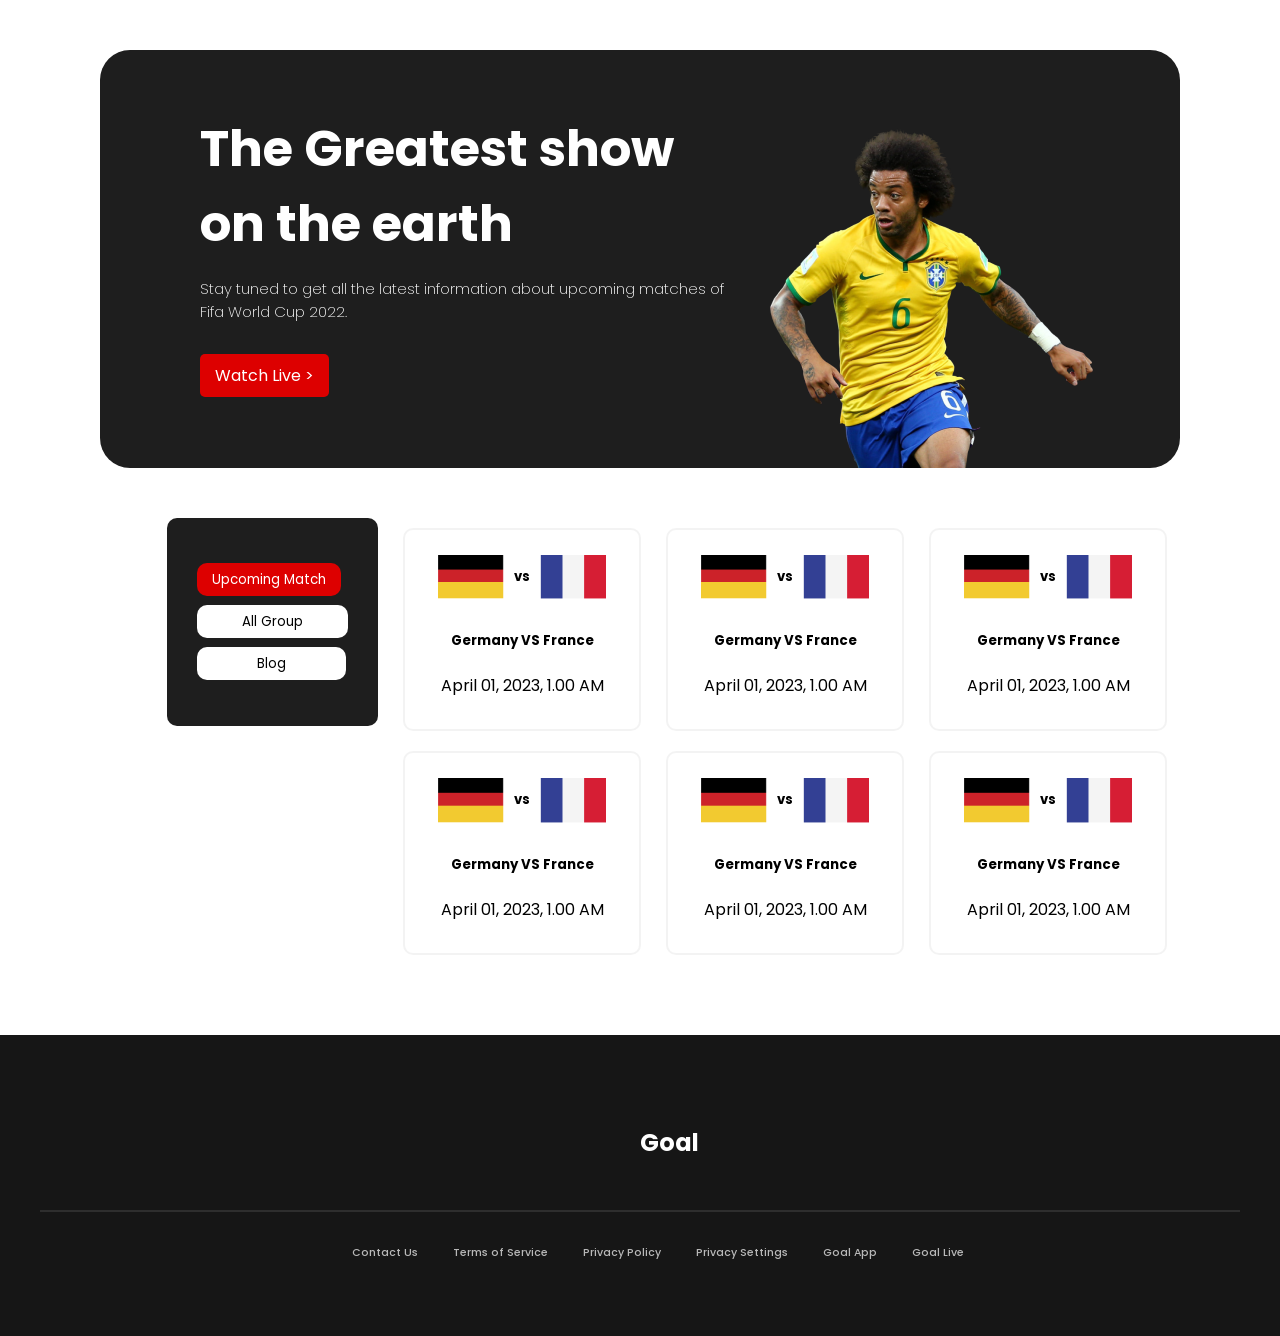
<file: match-info.html>
<html lang="en">

<head>
    <meta charset="UTF-8">
    <meta http-equiv="X-UA-Compatible" content="IE=edge">
    <meta name="viewport" content="width=device-width, initial-scale=1.0">
    <title>Upcoming Match</title>
    <link rel="stylesheet" href="styles/nav.css">
</head>

<body>
    <!-- header start -->
    <header>
    </header>
    <!-- header end -->
    <main>
        <!-- top banner area -->
        <section class="top-banner">
            <div class="banner-title">
                <h1>The Greatest show on the earth</h1>
                <p>Stay tuned to get all the latest information about upcoming matches of Fifa World Cup 2022.</p>
                <a id="button" href="">Watch Live > </a>
            </div>
            <div class="banner-img">
                <img src="assets/Banner Image.png" alt="">
            </div>
        </section>
        <!-- Upcoming matches info area -->
        <section class="container">
            <div class="button-area">
                <h5><a id="match-button" href="match-info.html">Upcoming Match</a></h5>
                <h5><a id="group-button" href="">All Group</a></h5>
                <h5><a id="blog-button" href="">Blog</a></h5>
            </div>
            <div class="upcoming-match">
                <div class="box">
                    <div class="flag">
                        <img id="germany-flag" src="assets/germany Flag.png" alt="">
                        <H5>vs</H5>
                        <img id="france-flag" src="assets/Flag.png" alt="">
                    </div>
                    <div class="match-info">
                        <h5>Germany VS France</h5>
                        <p>April 01, 2023, 1.00 AM</p>
                    </div>
                </div>
                <div class="box">
                    <div class="flag">
                        <img id="germany-flag" src="assets/germany Flag.png" alt="">
                        <H5>vs</H5>
                        <img id="france-flag" src="assets/Flag.png" alt="">
                    </div>
                    <div class="match-info">
                        <h5>Germany VS France</h5>
                        <p>April 01, 2023, 1.00 AM</p>
                    </div>
                </div>
                <div class="box">
                    <div class="flag">
                        <img id="germany-flag" src="assets/germany Flag.png" alt="">
                        <H5>vs</H5>
                        <img id="france-flag" src="assets/Flag.png" alt="">
                    </div>
                    <div class="match-info">
                        <h5>Germany VS France</h5>
                        <p>April 01, 2023, 1.00 AM</p>
                    </div>
                </div>
                <div class="box">
                    <div class="flag">
                        <img id="germany-flag" src="assets/germany Flag.png" alt="">
                        <H5>vs</H5>
                        <img id="france-flag" src="assets/Flag.png" alt="">
                    </div>
                    <div class="match-info">
                        <h5>Germany VS France</h5>
                        <p>April 01, 2023, 1.00 AM</p>
                    </div>
                </div>
                <div class="box">
                    <div class="flag">
                        <img id="germany-flag" src="assets/germany Flag.png" alt="">
                        <H5>vs</H5>
                        <img id="france-flag" src="assets/Flag.png" alt="">
                    </div>
                    <div class="match-info">
                        <h5>Germany VS France</h5>
                        <p>April 01, 2023, 1.00 AM</p>
                    </div>
                </div>
                <div class="box">
                    <div class="flag">
                        <img id="germany-flag" src="assets/germany Flag.png" alt="">
                        <H5>vs</H5>
                        <img id="france-flag" src="assets/Flag.png" alt="">
                    </div>
                    <div class="match-info">
                        <h5>Germany VS France</h5>
                        <p>April 01, 2023, 1.00 AM</p>
                    </div>
                </div>
            </div>
        </section>
        <!-- Footer -->
        <section class="footer-area">
            <footer>
                <h1>Goal</h1>
                <hr>
                <div class="footer-info">
                    <h6>Contact Us</h6>
                    <h6>Terms of Service</h6>
                    <h6>Privacy Policy</h6>
                    <h6>Privacy Settings</h6>
                    <h6>Goal App</h6>
                    <h6>Goal Live</h6>
                </div>
                <div class="icons">
                    <a href="https://www.facebook.com/"><i class="fa-brands fa-facebook"></i></a>
                    <a href="https://twitter.com/"><i class="fa-brands fa-twitter"></i></a>
                    <a href="https://www.youtube.com/"><i class="fa-brands fa-youtube"></i></a>
                </div>
            </footer>
        </section>
    </main>
</body>

</html>
</file>
<file: styles/nav.css>
/* fonts */
@import url('https://fonts.googleapis.com/css2?family=Poppins:wght@400;500;700&family=Ubuntu:wght@500&display=swap');

/*---------------------------
 common styles or utilities
 ---------------------------*/
/* * {
    margin: 0;
    padding: 0;
} */

body {
    font-family: 'Poppins', sans-serif;
    max-width: 100%;
    margin: 0 auto;
}

/*------------------
 Top Banner Style
-------------------- */
.top-banner {
    cursor: pointer;
    display: flex;
    align-items: flex-end;
    background-color: #1E1E1E;
    margin-top: 50px;
    margin-bottom: 50px;
    margin-right: 100px;
    margin-left: 100px;
    border-radius: 30px;
}

.banner-title {
    color: #ffffff;
    margin-top: 20px;
    margin-bottom: 80px;
    margin-left: 100px;
    width: 50%;
}

.banner-title h1 {
    font-size: 50px;
    margin-bottom: 15px;
}

.banner-title p {
    font-size: 15px;
    font-weight: 200;
    margin-bottom: 40px;
}

#button {
    color: #ffffff;
    text-decoration: none;
    text-align: center;
    padding: 10px 15px;
    background-color: #DD0000;
    border-radius: 5px;
}

.banner-img {
    width: 300px;
    height: 100%;
    margin-left: 30px;
}

/*-----
main
------*/
.container {
    display: flex;
    justify-content: center;
    margin-bottom: 70px;
}

/*----------------
button area style
------------------*/
.button-area {
    margin-left: 5%;
    background: #1E1E1E;
    padding: 30px 25px;
    height: 15%;
    border-radius: 10px;
}

.button-area a {
    text-decoration: none;
    text-align: center;
    color: black;
    font-weight: 400;
    margin: 10px 5px;
    background-color: white;
    border-radius: 10px;
    padding: 7px 15px;
}

#match-button {
    color: white;
    background-color: #DD0000;
}

#group-button {
    padding: 7px 45px;
}

#blog-button {
    padding: 7px 60px;
}

/*-----------------
 flag area styles
-------------------*/
.upcoming-match {
    display: grid;
    grid-template-columns: repeat(3, 1fr);
    grid-column-gap: 10px;
    margin-left: 20px;
}

.box {
    width: 220px;
    margin: 10px;
    margin-left: 5px;
    border: 2px solid #b9b9b92d;
    border-radius: 10px;
    padding: 15px 7px;
}

.flag {
    display: flex;
    justify-content: center;
}

#germany-flag {
    width: 30%;
    padding: 10px 10px;
}

#france-flag {
    width: 30%;
    padding: 10px 10px;
}

.match-info {
    text-align: center;
}

/*--------------
footer styles
---------------*/
footer {
    background: #161616;
    padding: 40px;
}

footer h1 {
    color: white;
    margin: 50px;
    margin-left: 50%;
}

hr {
    border: 1px solid rgba(255, 255, 255, 0.1);
}

.footer-info {
    display: flex;
    justify-content: center;
}

.footer-info h6 {
    color: #B9B9B9;
    font-weight: 500;
    margin-left: 35px;
    margin-bottom: 35px;
}

.icons {
    margin-left: 45%;
}

.icons a {
    display: flex;
    justify-content: center;
    color: white;
    text-decoration: none;
    margin-left: 30px;
}
</file>
